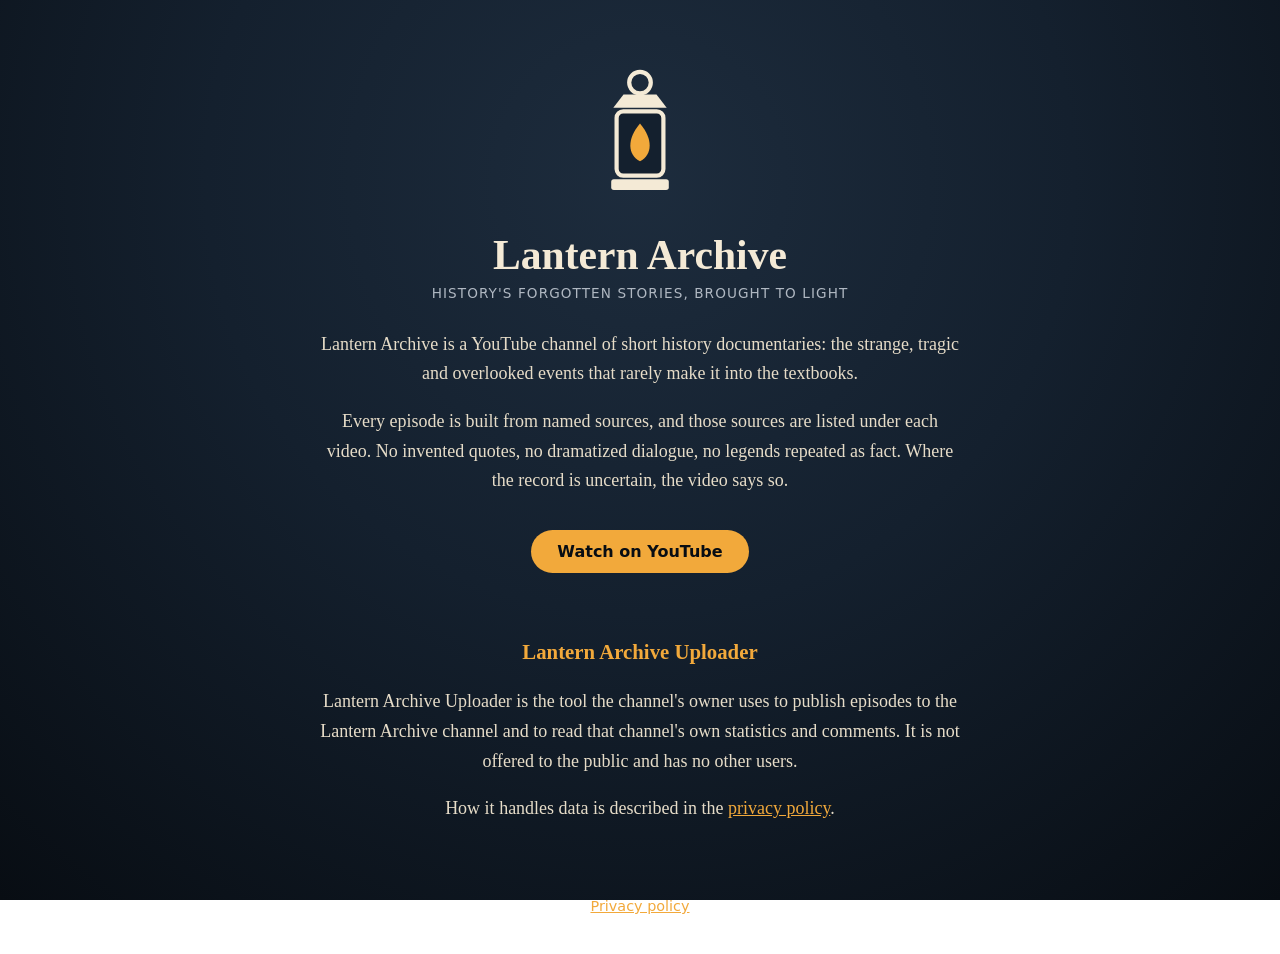
<file: index.html>
<!doctype html>
<html lang="en">
<head>
<meta charset="utf-8">
<meta name="viewport" content="width=device-width, initial-scale=1">
<title>Lantern Archive</title>
<meta name="description" content="Lantern Archive tells history's forgotten stories in short documentaries built from named sources.">
<link rel="stylesheet" href="style.css">
</head>
<body>
<main>
  <svg class="logo" viewBox="150 150 500 500" role="img" aria-label="Lantern Archive logo">
    <circle cx="400" cy="212" r="36" fill="none" stroke="#f4ead6" stroke-width="14"/>
    <path d="M345 252h110l34 44H311z" fill="#f4ead6"/>
    <rect x="322" y="308" width="156" height="214" rx="22" fill="#14202e" stroke="#f4ead6" stroke-width="14"/>
    <path d="M400 348c44 52 42 104 0 126c-42-22-44-74 0-126z" fill="#f2a93b"/>
    <rect x="304" y="534" width="192" height="36" rx="9" fill="#f4ead6"/>
  </svg>
  <h1>Lantern Archive</h1>
  <p class="tag">History's forgotten stories, brought to light</p>

  <p>Lantern Archive is a YouTube channel of short history documentaries: the strange, tragic and overlooked events that rarely make it into the textbooks.</p>
  <p>Every episode is built from named sources, and those sources are listed under each video. No invented quotes, no dramatized dialogue, no legends repeated as fact. Where the record is uncertain, the video says so.</p>

  <p><a class="button" href="https://www.youtube.com/@WatchLanternArchive">Watch on YouTube</a></p>

  <h2>Lantern Archive Uploader</h2>
  <p>Lantern Archive Uploader is the tool the channel's owner uses to publish episodes to the Lantern Archive channel and to read that channel's own statistics and comments. It is not offered to the public and has no other users.</p>
  <p>How it handles data is described in the <a href="privacy.html">privacy policy</a>.</p>
</main>
<footer>
  <a href="privacy.html">Privacy policy</a>
</footer>
</body>
</html>
</file>
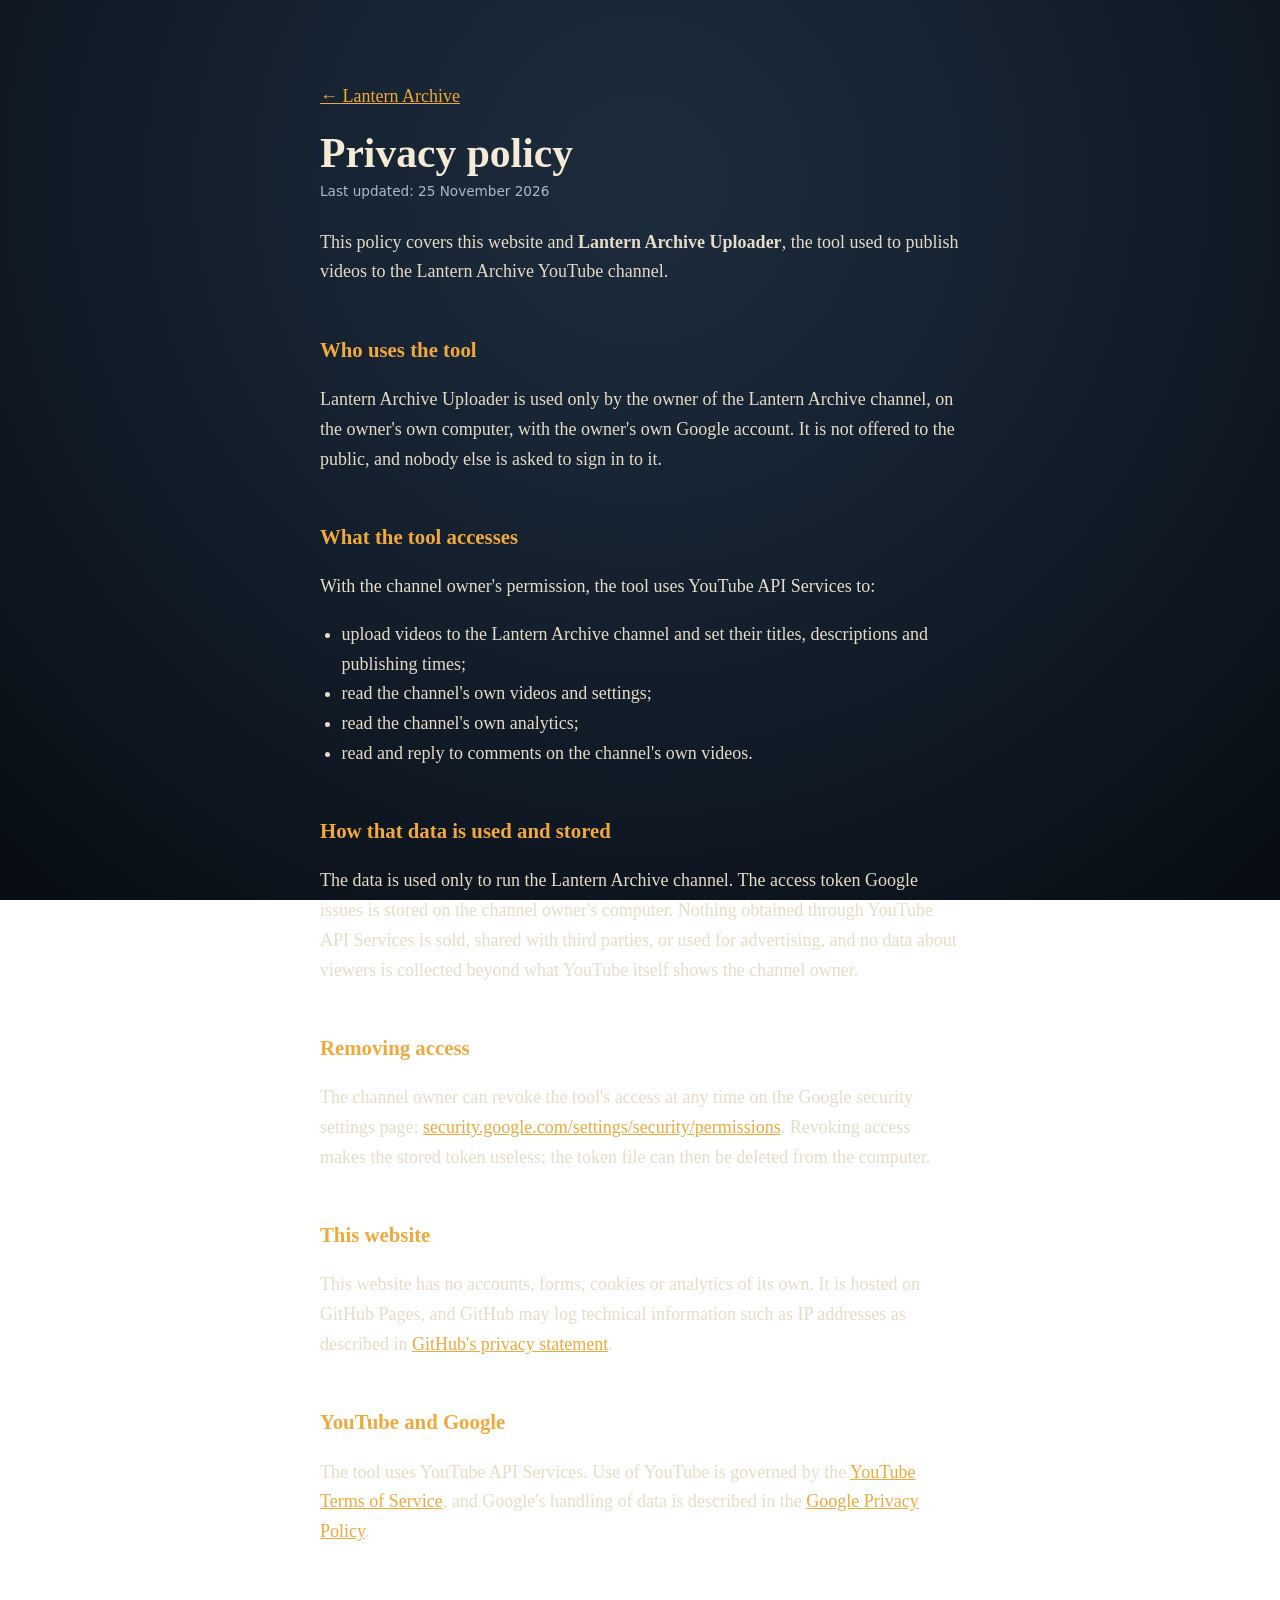
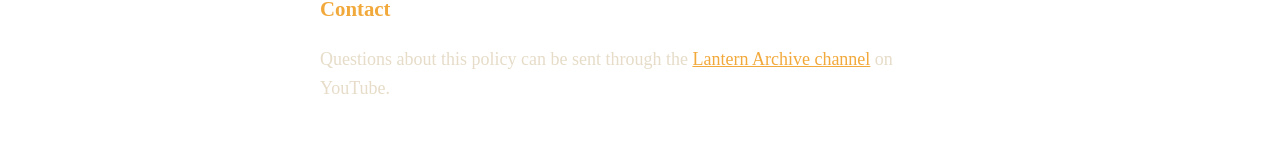
<file: privacy.html>
<!doctype html>
<html lang="en">
<head>
<meta charset="utf-8">
<meta name="viewport" content="width=device-width, initial-scale=1">
<title>Privacy policy - Lantern Archive</title>
<link rel="stylesheet" href="style.css">
</head>
<body>
<main class="text">
  <p><a href="./">&larr; Lantern Archive</a></p>
  <h1>Privacy policy</h1>
  <p class="tag">Last updated: 25 November 2026</p>

  <p>This policy covers this website and <strong>Lantern Archive Uploader</strong>, the tool used to publish videos to the Lantern Archive YouTube channel.</p>

  <h2>Who uses the tool</h2>
  <p>Lantern Archive Uploader is used only by the owner of the Lantern Archive channel, on the owner's own computer, with the owner's own Google account. It is not offered to the public, and nobody else is asked to sign in to it.</p>

  <h2>What the tool accesses</h2>
  <p>With the channel owner's permission, the tool uses YouTube API Services to:</p>
  <ul>
    <li>upload videos to the Lantern Archive channel and set their titles, descriptions and publishing times;</li>
    <li>read the channel's own videos and settings;</li>
    <li>read the channel's own analytics;</li>
    <li>read and reply to comments on the channel's own videos.</li>
  </ul>

  <h2>How that data is used and stored</h2>
  <p>The data is used only to run the Lantern Archive channel. The access token Google issues is stored on the channel owner's computer. Nothing obtained through YouTube API Services is sold, shared with third parties, or used for advertising, and no data about viewers is collected beyond what YouTube itself shows the channel owner.</p>

  <h2>Removing access</h2>
  <p>The channel owner can revoke the tool's access at any time on the Google security settings page: <a href="https://security.google.com/settings/security/permissions">security.google.com/settings/security/permissions</a>. Revoking access makes the stored token useless; the token file can then be deleted from the computer.</p>

  <h2>This website</h2>
  <p>This website has no accounts, forms, cookies or analytics of its own. It is hosted on GitHub Pages, and GitHub may log technical information such as IP addresses as described in <a href="https://docs.github.com/en/site-policy/privacy-policies/github-general-privacy-statement">GitHub's privacy statement</a>.</p>

  <h2>YouTube and Google</h2>
  <p>The tool uses YouTube API Services. Use of YouTube is governed by the <a href="https://www.youtube.com/t/terms">YouTube Terms of Service</a>, and Google's handling of data is described in the <a href="https://policies.google.com/privacy">Google Privacy Policy</a>.</p>

  <h2>Contact</h2>
  <p>Questions about this policy can be sent through the <a href="https://www.youtube.com/@WatchLanternArchive">Lantern Archive channel</a> on YouTube.</p>
</main>
</body>
</html>
</file>
<file: style.css>
:root { --bg: #14202e; --dark: #080d13; --ink: #f4ead6; --amber: #f2a93b; --muted: #b0b8c2; }
* { box-sizing: border-box; }
body {
  margin: 0; min-height: 100vh; display: flex; flex-direction: column; align-items: center;
  background: radial-gradient(circle at 50% 20%, #1d2c3d 0%, var(--bg) 45%, var(--dark) 100%) fixed;
  color: var(--ink); font: 18px/1.65 Georgia, "Times New Roman", serif;
}
main { width: 100%; max-width: 680px; padding: 64px 20px 32px; text-align: center; }
main.text { text-align: left; }
.logo { width: 150px; height: 150px; }
h1 { font-size: 2.6rem; line-height: 1.15; margin: 8px 0 4px; }
h2 { font-size: 1.3rem; margin: 2.2em 0 0.4em; color: var(--amber); }
.tag { margin: 0 0 2em; color: var(--muted); font: 0.85rem/1.4 system-ui, sans-serif; letter-spacing: 0.08em; text-transform: uppercase; }
main.text .tag { text-transform: none; letter-spacing: 0; }
p, li { color: #e6dcc8; }
ul { padding-left: 1.2em; }
a { color: var(--amber); }
.button {
  display: inline-block; margin: 1em 0; padding: 12px 26px; border-radius: 999px;
  background: var(--amber); color: var(--dark); text-decoration: none; font: 600 1rem system-ui, sans-serif;
}
footer { margin-top: auto; padding: 24px 20px 40px; font: 0.9rem system-ui, sans-serif; }
</file>
